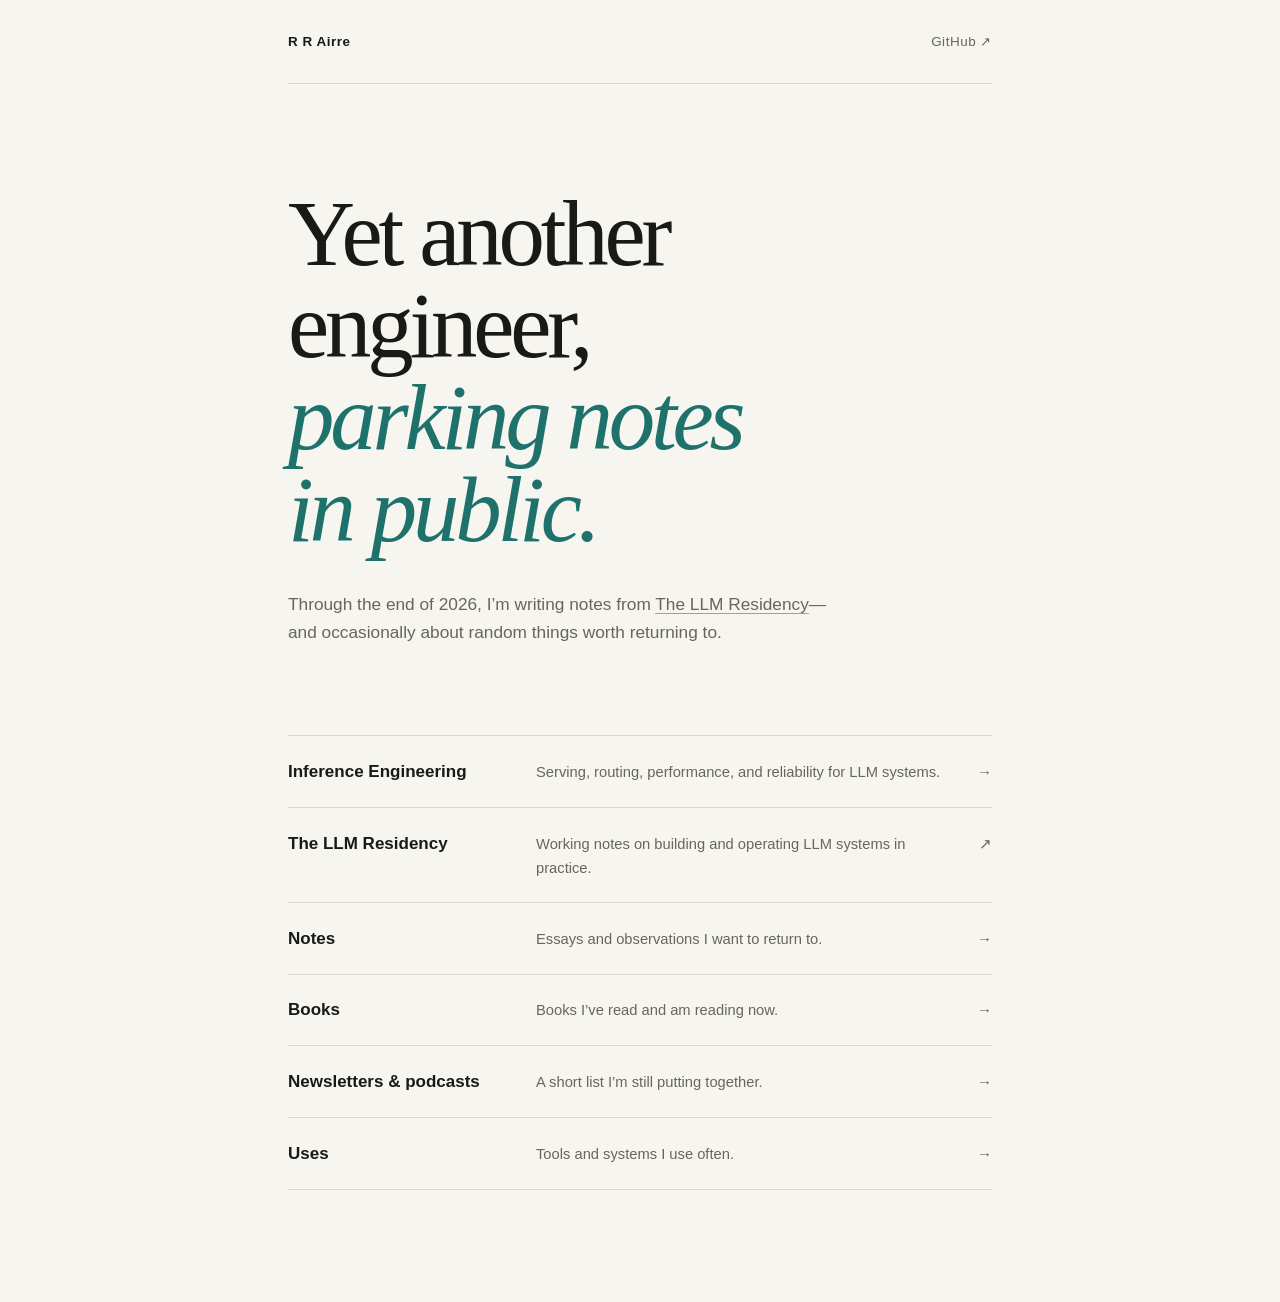
<file: index.html>
<!doctype html>
<html lang="en">
<head>
  <meta charset="utf-8">
  <meta name="viewport" content="width=device-width, initial-scale=1">
  <meta name="description" content="R R Airre parks notes about LLM systems, engineering, books, and tools in public.">
  <meta name="theme-color" content="#f6f5f0">
  <title>R R Airre — Notes</title>
  <link rel="stylesheet" href="styles.css">
</head>
<body>
  <div class="site-shell">
    <header class="site-header">
      <a class="wordmark" href="index.html" aria-current="page">R R Airre</a>
      <a class="quiet-link" href="https://github.com/revanthreddy-hai" rel="me">GitHub <span aria-hidden="true">↗</span></a>
    </header>

    <main>
      <section class="hero" aria-labelledby="intro-title">
        <h1 id="intro-title">Yet another engineer, <em>parking notes in public.</em></h1>
        <p>Through the end of 2026, I’m writing notes from <a href="https://revanthreddy-hai.github.io/the-llm-residency/">The LLM Residency</a>—and occasionally about random things worth returning to.</p>
      </section>

      <nav class="directory" aria-label="Browse the site">
        <a class="directory-row" href="inference.html">
          <span class="directory-title">Inference Engineering</span>
          <span class="directory-description">Serving, routing, performance, and reliability for LLM systems.</span>
          <span class="directory-arrow" aria-hidden="true">→</span>
        </a>
        <a class="directory-row" href="https://revanthreddy-hai.github.io/the-llm-residency/">
          <span class="directory-title">The LLM Residency</span>
          <span class="directory-description">Working notes on building and operating LLM systems in practice.</span>
          <span class="directory-arrow" aria-hidden="true">↗</span>
        </a>
        <a class="directory-row" href="notes.html">
          <span class="directory-title">Notes</span>
          <span class="directory-description">Essays and observations I want to return to.</span>
          <span class="directory-arrow" aria-hidden="true">→</span>
        </a>
        <a class="directory-row" href="books.html">
          <span class="directory-title">Books</span>
          <span class="directory-description">Books I’ve read and am reading now.</span>
          <span class="directory-arrow" aria-hidden="true">→</span>
        </a>
        <a class="directory-row" href="listening.html">
          <span class="directory-title">Newsletters &amp; podcasts</span>
          <span class="directory-description">A short list I’m still putting together.</span>
          <span class="directory-arrow" aria-hidden="true">→</span>
        </a>
        <a class="directory-row" href="uses.html">
          <span class="directory-title">Uses</span>
          <span class="directory-description">Tools and systems I use often.</span>
          <span class="directory-arrow" aria-hidden="true">→</span>
        </a>
      </nav>
    </main>
  </div>
</body>
</html>
</file>
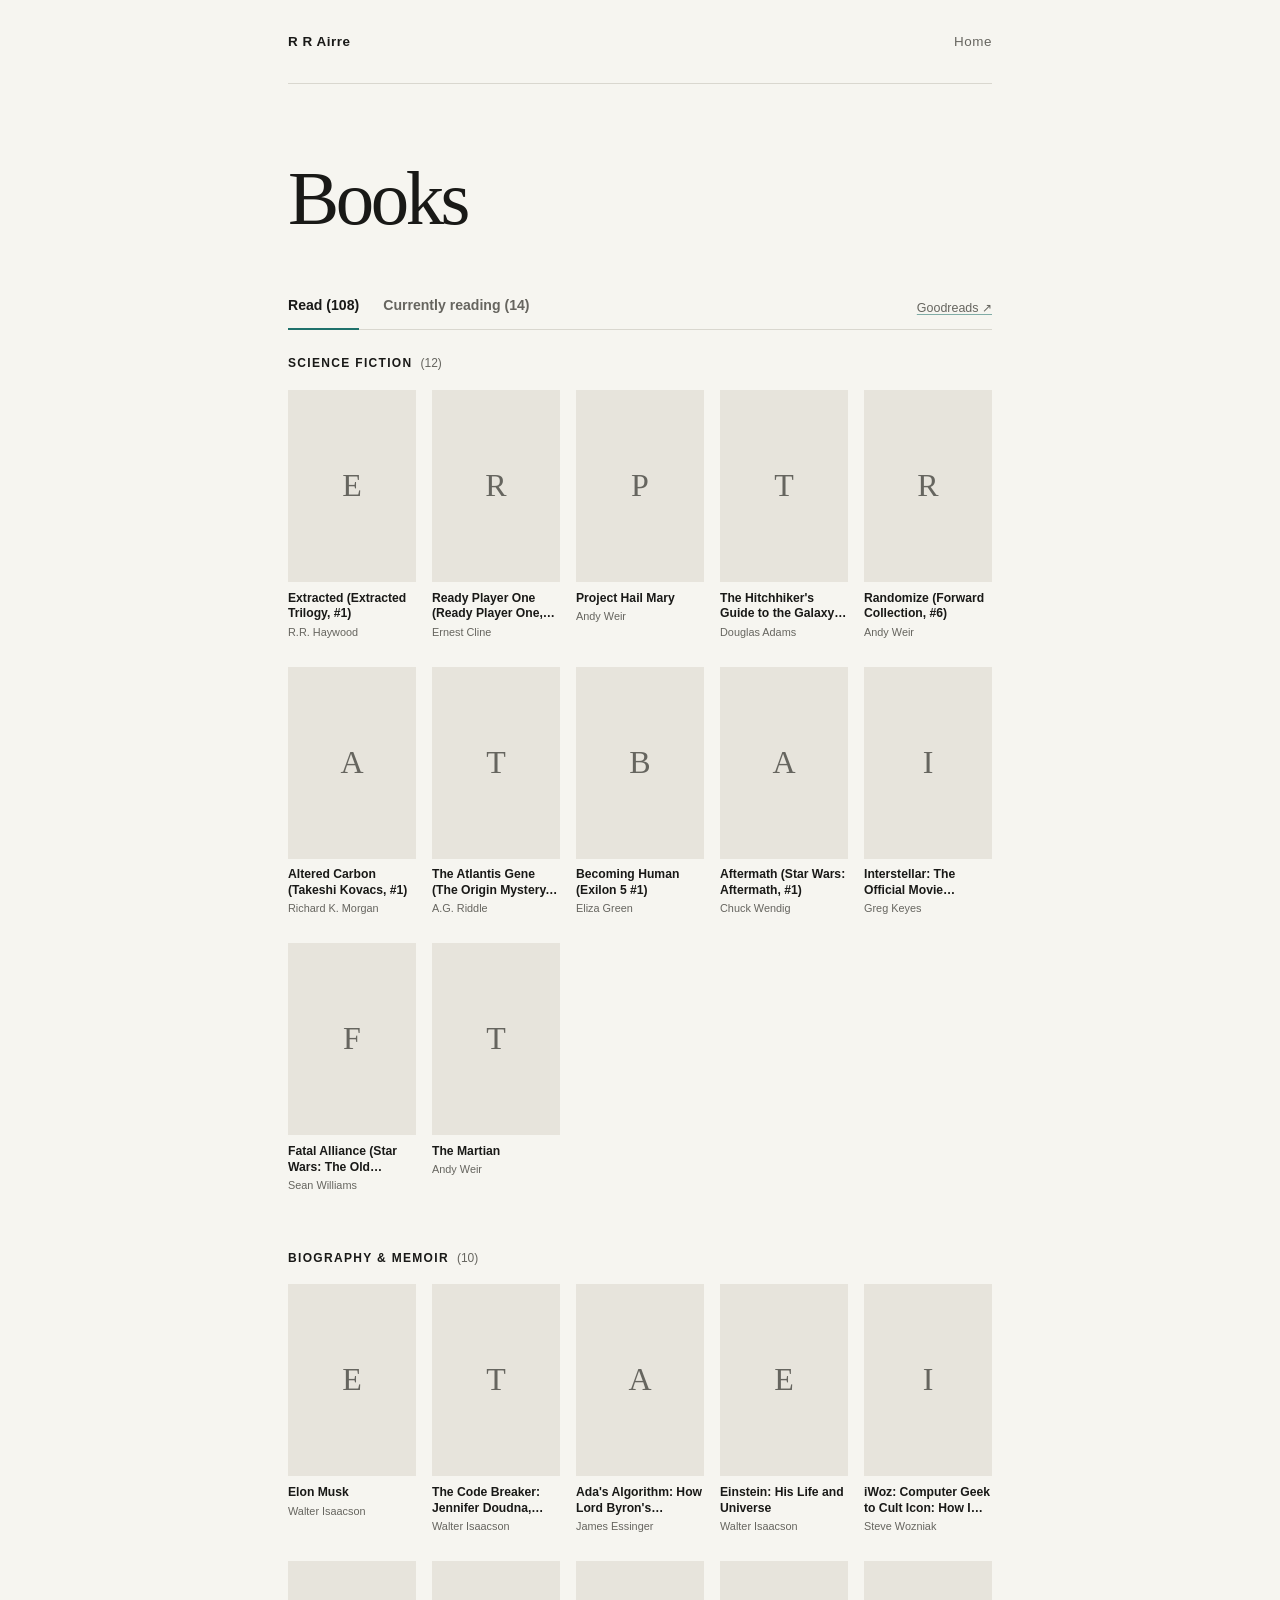
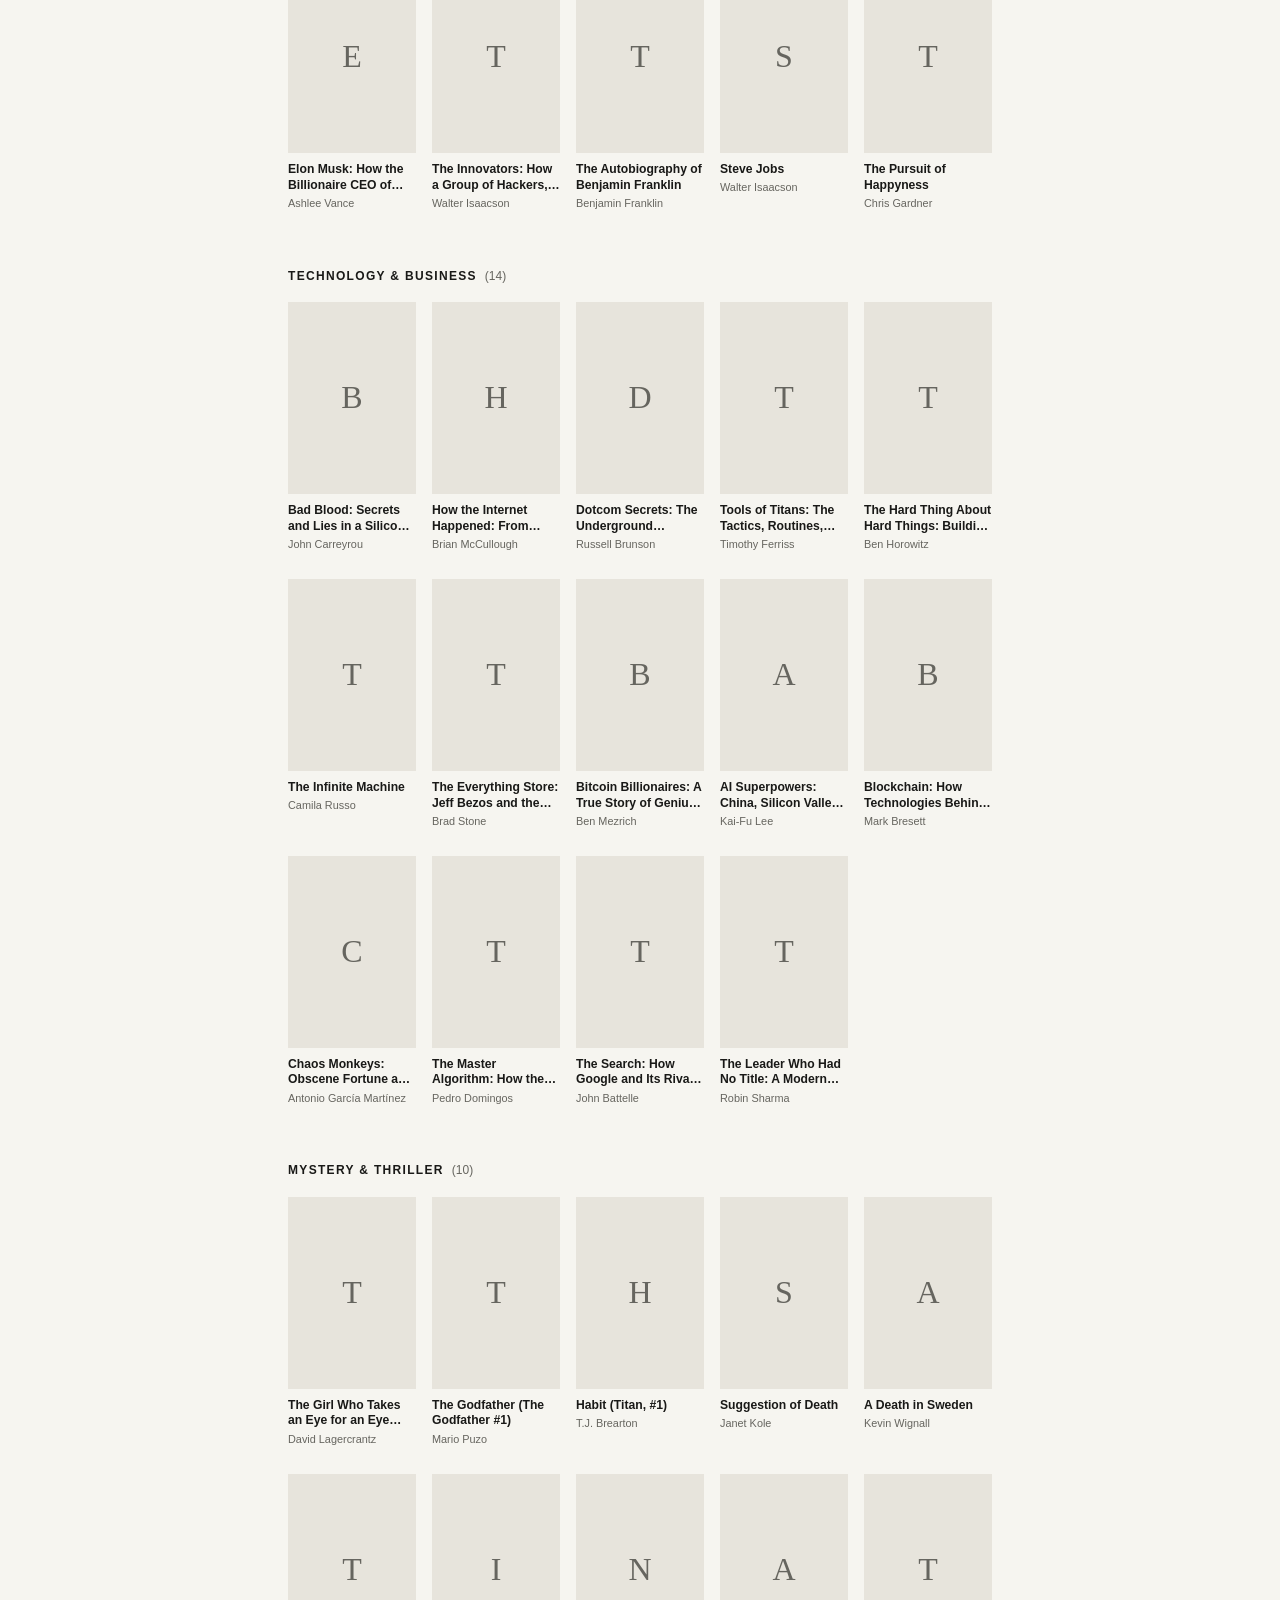
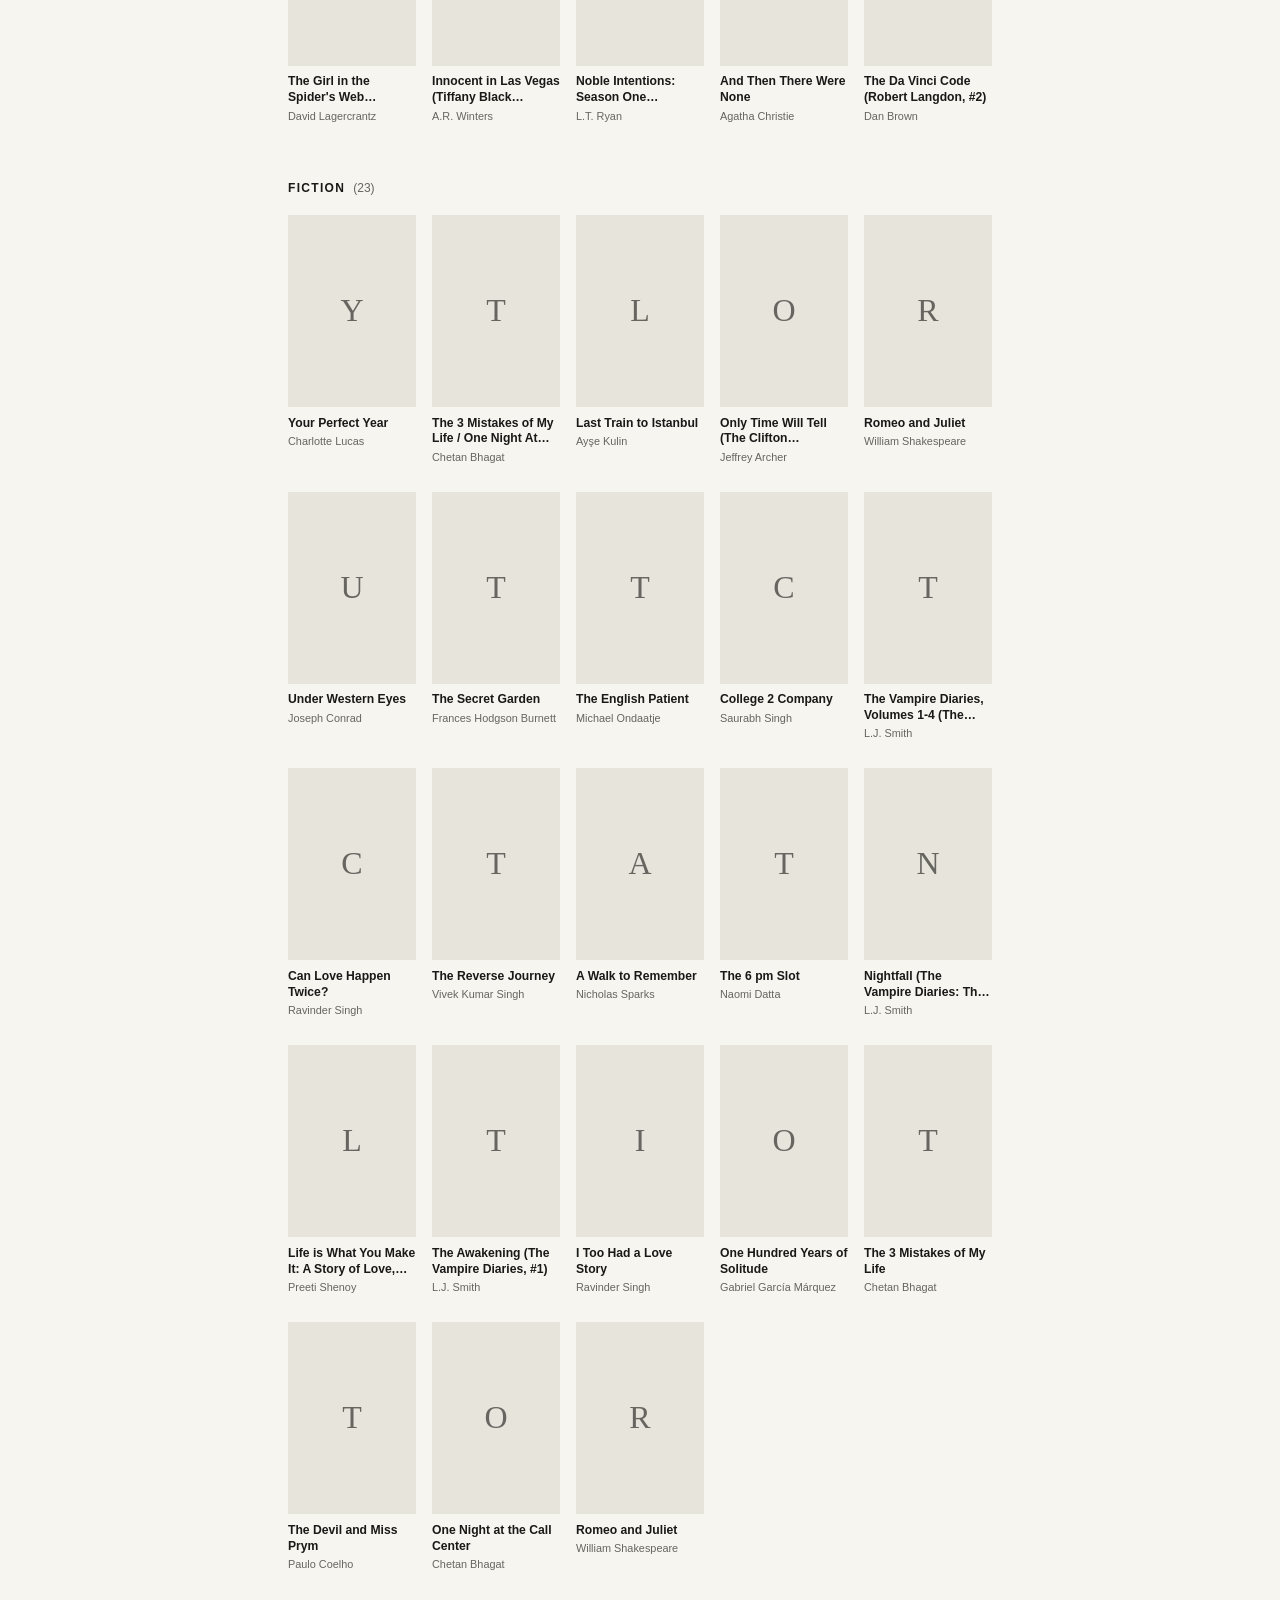
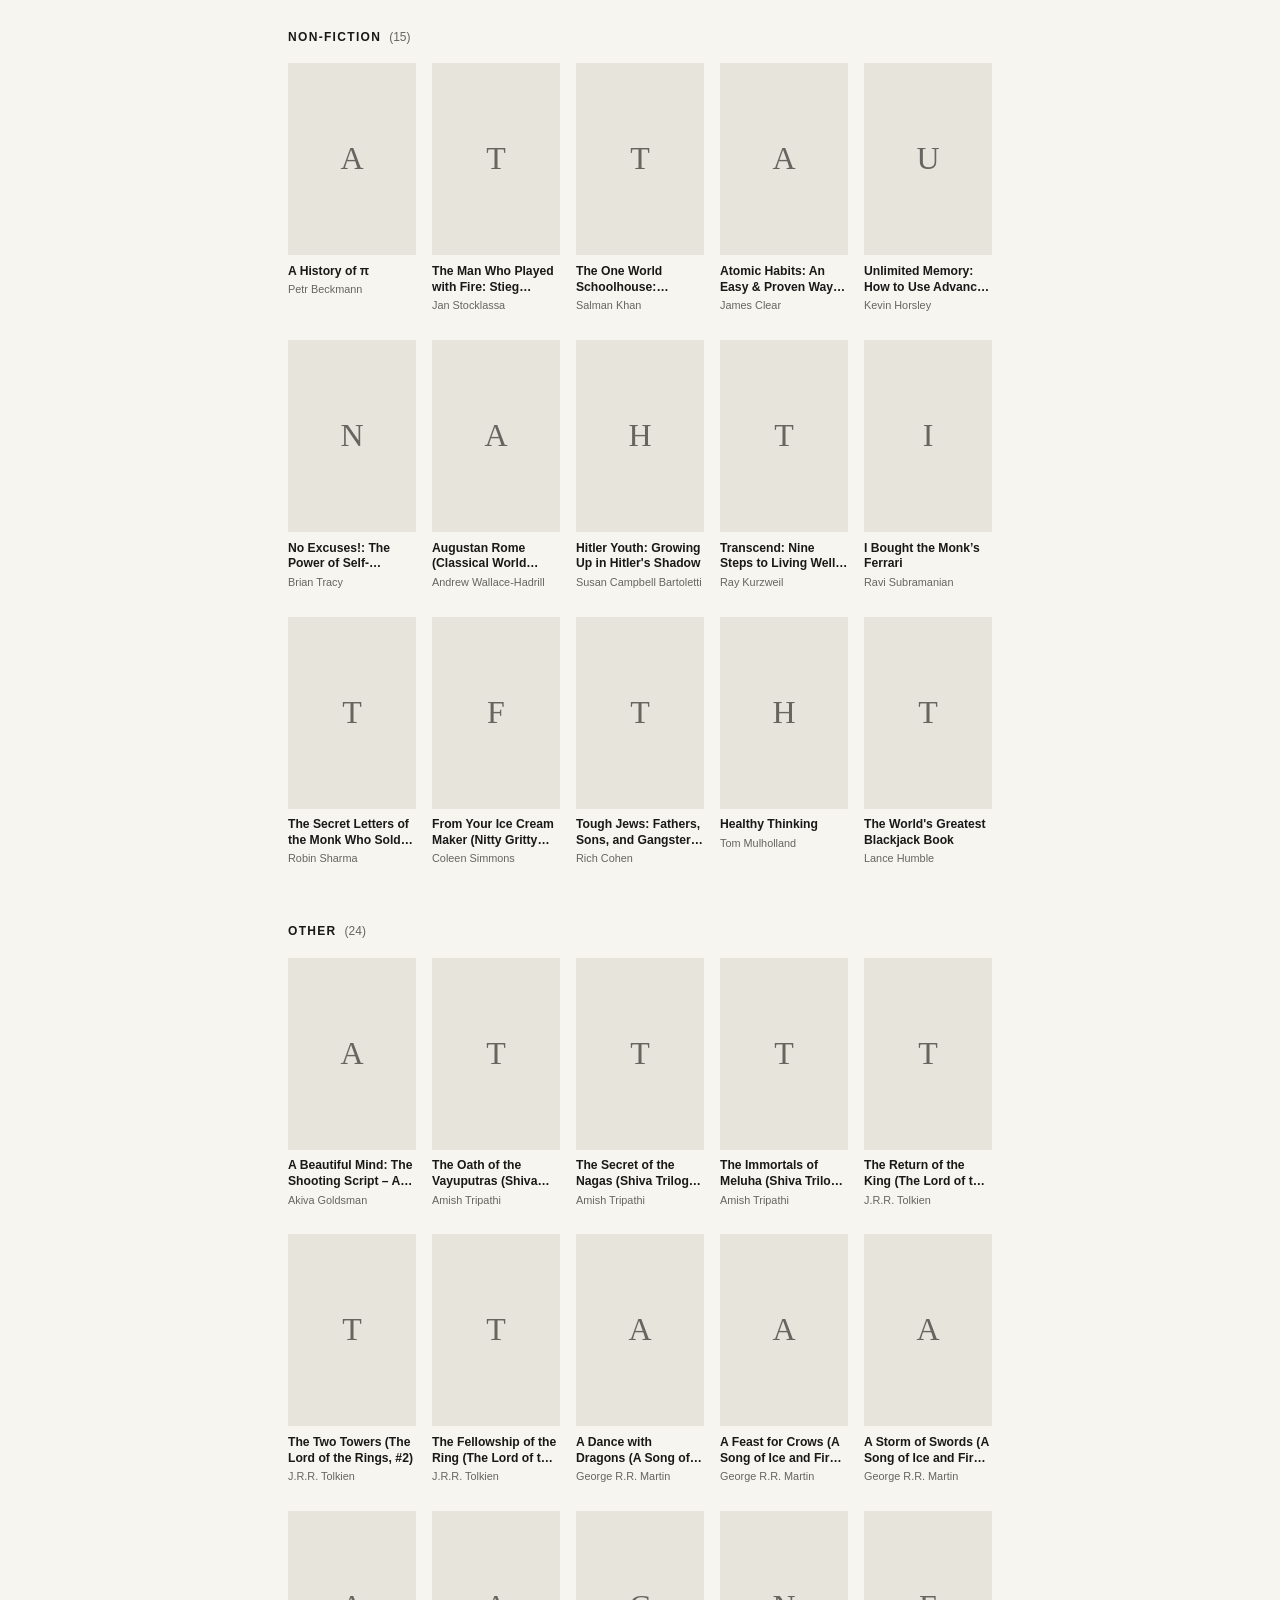
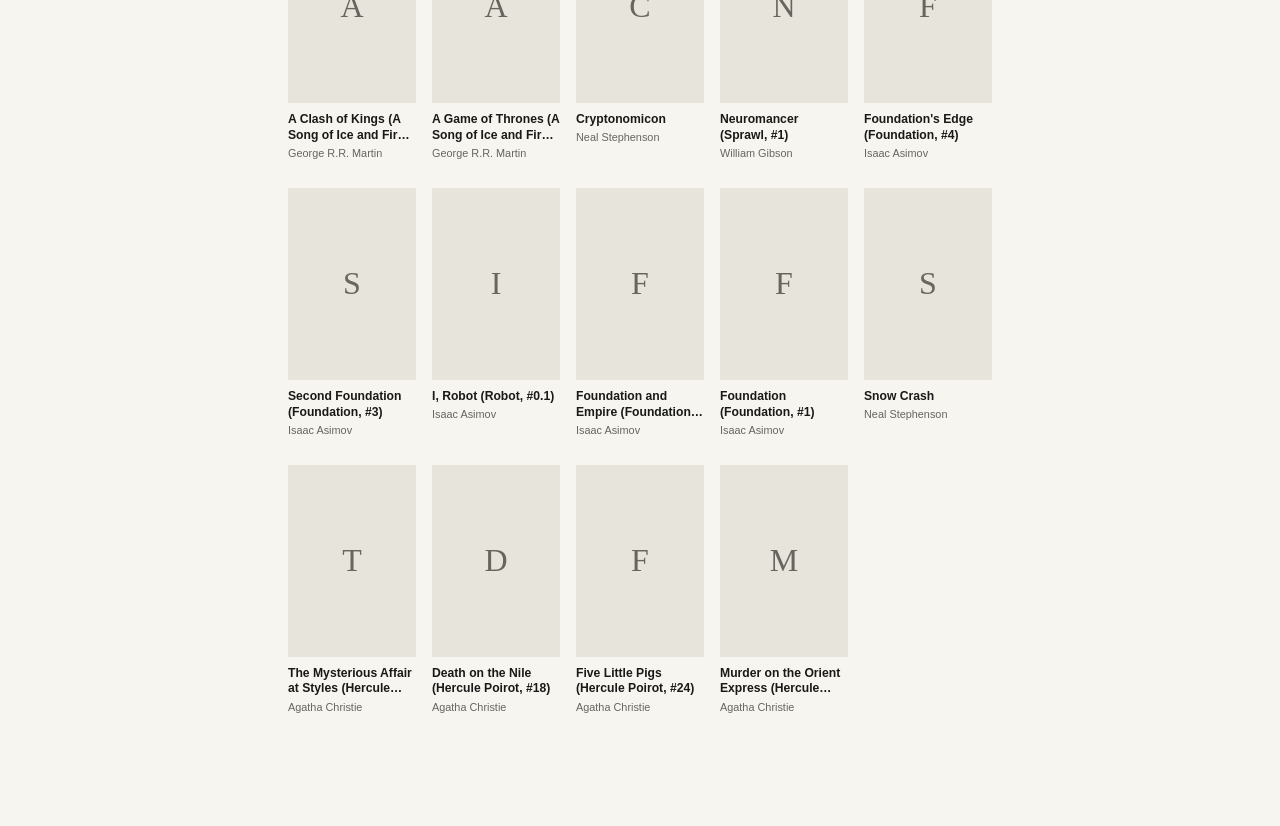
<file: books.html>
<!doctype html>
<html lang="en">
<head>
  <meta charset="utf-8">
  <meta name="viewport" content="width=device-width, initial-scale=1">
  <meta name="description" content="Books R R Airre has read and is currently reading.">
  <meta name="theme-color" content="#f6f5f0">
  <title>Books — R R Airre</title>
  <link rel="stylesheet" href="styles.css">
  <script src="assets/books.js" defer></script>
</head>
<body>
  <div class="site-shell">
    <header class="site-header">
      <a class="wordmark" href="index.html">R R Airre</a>
      <a class="quiet-link" href="index.html">Home</a>
    </header>

    <main class="page books-page">
      <h1>Books</h1>

      <div class="shelf-toolbar">
        <div class="shelf-switcher" aria-label="Choose a bookshelf">
          <button class="shelf-tab" id="read-tab" type="button" aria-controls="read-panel" aria-pressed="true" data-shelf="read">
            Read <span id="read-count"></span>
          </button>
          <button class="shelf-tab" id="current-tab" type="button" aria-controls="current-panel" aria-pressed="false" data-shelf="current">
            Currently reading <span id="current-count"></span>
          </button>
        </div>
        <p class="source-note" id="books-source"><a href="https://www.goodreads.com/user/show/40542943-revan">Goodreads ↗</a></p>
      </div>

      <section class="shelf-panel" id="read-panel" aria-labelledby="read-tab">
        <h2 class="visually-hidden">Read books</h2>
        <p class="shelf-message" id="read-message" aria-live="polite">Loading books…</p>
        <div class="shelf-groups" id="read-shelf" hidden></div>
      </section>

      <section class="shelf-panel" id="current-panel" aria-labelledby="current-tab" hidden>
        <h2 class="visually-hidden">Currently reading books</h2>
        <p class="shelf-message" id="current-message" aria-live="polite">Loading books…</p>
        <ul class="cover-grid" id="current-shelf" hidden></ul>
      </section>

      <noscript><p class="shelf-message">JavaScript is needed to display the Goodreads shelves.</p></noscript>
    </main>
  </div>
</body>
</html>
</file>
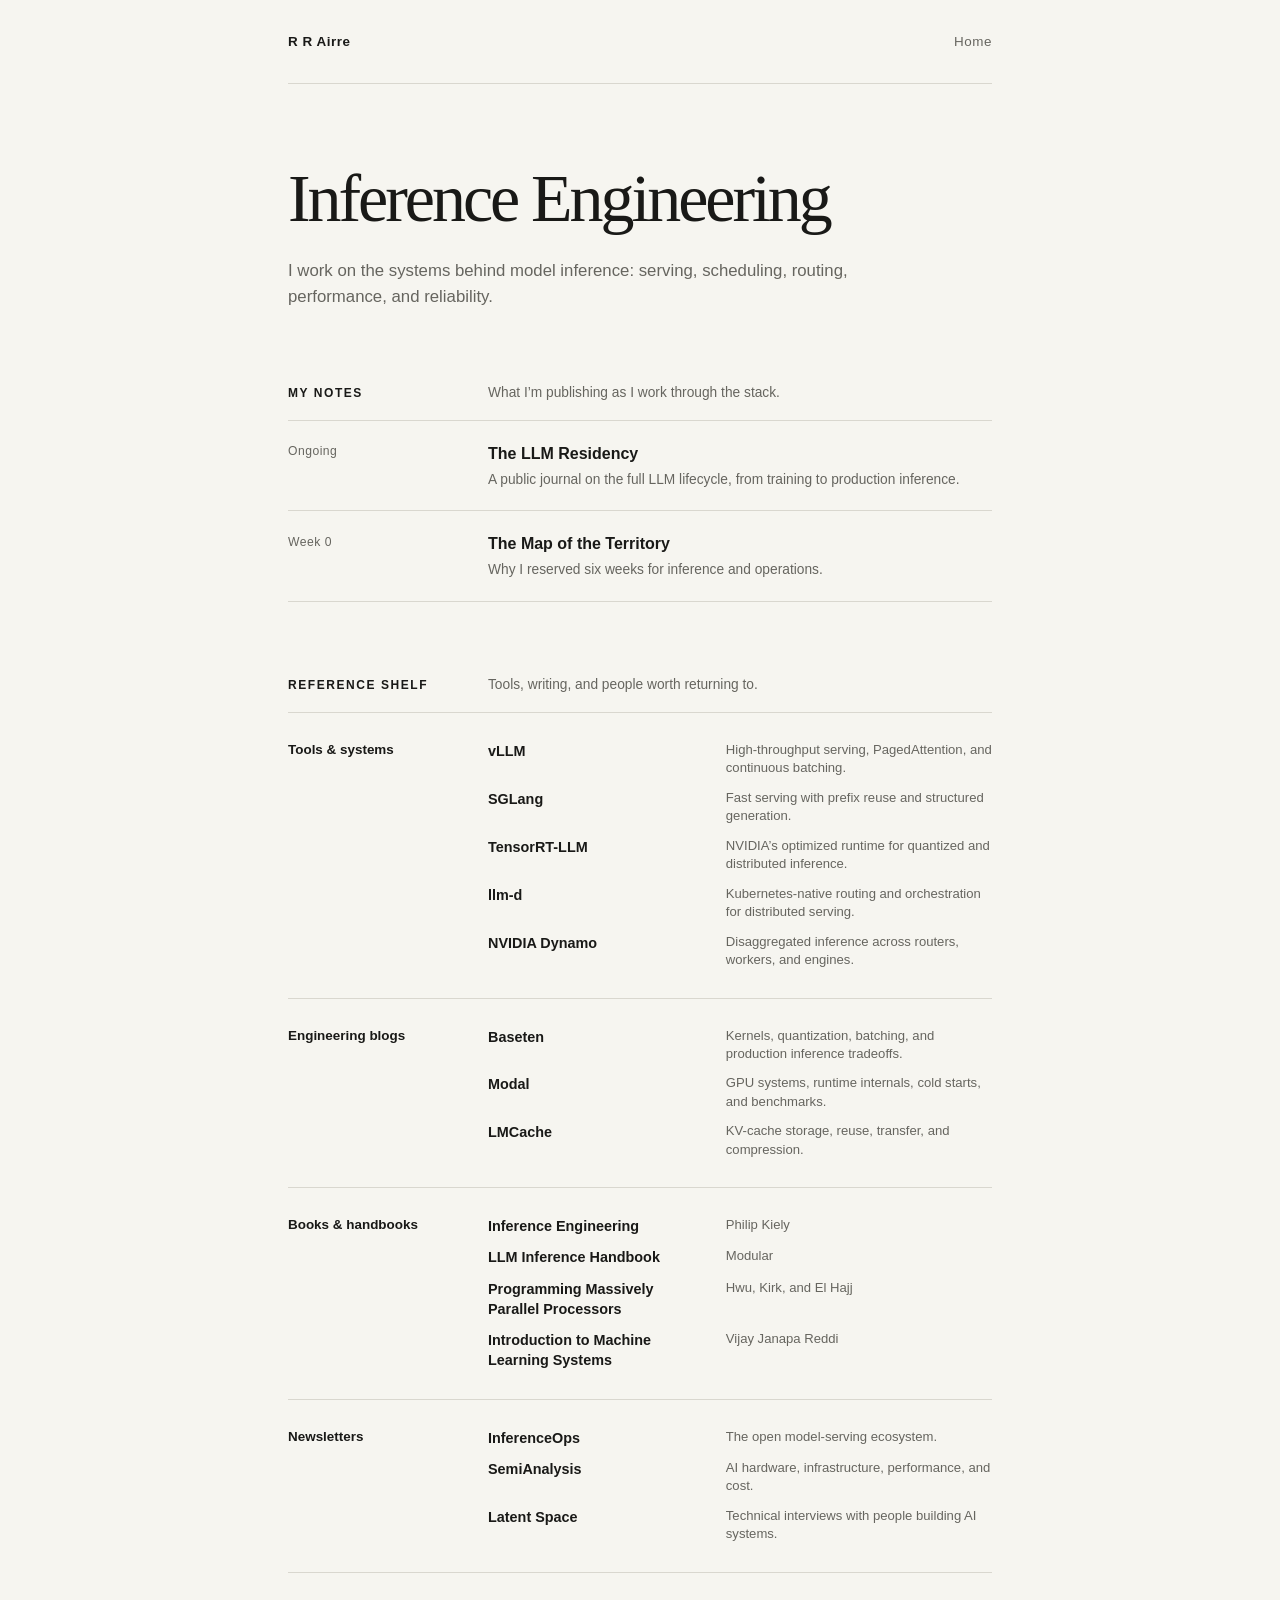
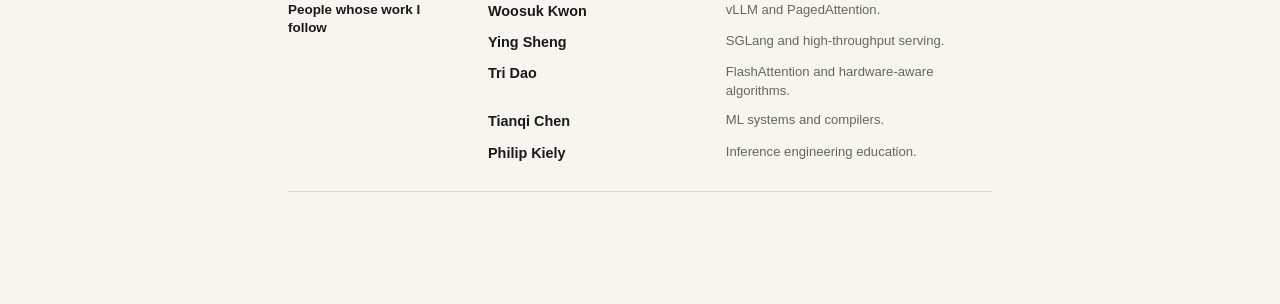
<file: inference.html>
<!doctype html>
<html lang="en">
<head>
  <meta charset="utf-8">
  <meta name="viewport" content="width=device-width, initial-scale=1">
  <meta name="description" content="R R Airre’s notes and references on inference engineering.">
  <meta name="theme-color" content="#f6f5f0">
  <title>Inference Engineering — R R Airre</title>
  <link rel="stylesheet" href="styles.css?v=4">
</head>
<body>
  <div class="site-shell">
    <header class="site-header">
      <a class="wordmark" href="index.html">R R Airre</a>
      <a class="quiet-link" href="index.html">Home</a>
    </header>

    <main class="page inference-page">
      <h1>Inference Engineering</h1>
      <p class="lede">I work on the systems behind model inference: serving, scheduling, routing, performance, and reliability.</p>

      <section class="inference-notes" aria-labelledby="notes-heading">
        <div class="inference-section-head">
          <h2 class="section-heading" id="notes-heading">My notes</h2>
          <p>What I’m publishing as I work through the stack.</p>
        </div>
        <ul class="inference-note-list">
          <li>
            <a class="inference-note" href="https://revanthreddy-hai.github.io/the-llm-residency/">
              <span class="inference-note-meta">Ongoing</span>
              <span>
                <strong>The LLM Residency</strong>
                <small>A public journal on the full LLM lifecycle, from training to production inference.</small>
              </span>
            </a>
          </li>
          <li>
            <a class="inference-note" href="https://revanthreddy-hai.github.io/the-llm-residency/week00a.html">
              <span class="inference-note-meta">Week 0</span>
              <span>
                <strong>The Map of the Territory</strong>
                <small>Why I reserved six weeks for inference and operations.</small>
              </span>
            </a>
          </li>
        </ul>
      </section>

      <section class="inference-references" aria-labelledby="references-heading">
        <div class="inference-section-head">
          <h2 class="section-heading" id="references-heading">Reference shelf</h2>
          <p>Tools, writing, and people worth returning to.</p>
        </div>

        <div class="reference-groups">
          <div class="reference-group">
            <h3>Tools &amp; systems</h3>
            <ul class="reference-list">
              <li><a class="reference-link" href="https://vllm.ai/"><span class="reference-title">vLLM</span><span class="reference-detail">High-throughput serving, PagedAttention, and continuous batching.</span></a></li>
              <li><a class="reference-link" href="https://docs.sglang.io/"><span class="reference-title">SGLang</span><span class="reference-detail">Fast serving with prefix reuse and structured generation.</span></a></li>
              <li><a class="reference-link" href="https://nvidia.github.io/TensorRT-LLM/"><span class="reference-title">TensorRT-LLM</span><span class="reference-detail">NVIDIA’s optimized runtime for quantized and distributed inference.</span></a></li>
              <li><a class="reference-link" href="https://llm-d.ai/"><span class="reference-title">llm-d</span><span class="reference-detail">Kubernetes-native routing and orchestration for distributed serving.</span></a></li>
              <li><a class="reference-link" href="https://docs.nvidia.com/dynamo/latest/"><span class="reference-title">NVIDIA Dynamo</span><span class="reference-detail">Disaggregated inference across routers, workers, and engines.</span></a></li>
            </ul>
          </div>

          <div class="reference-group">
            <h3>Engineering blogs</h3>
            <ul class="reference-list">
              <li><a class="reference-link" href="https://www.baseten.co/blog/category/model-performance/"><span class="reference-title">Baseten</span><span class="reference-detail">Kernels, quantization, batching, and production inference tradeoffs.</span></a></li>
              <li><a class="reference-link" href="https://modal.com/blog"><span class="reference-title">Modal</span><span class="reference-detail">GPU systems, runtime internals, cold starts, and benchmarks.</span></a></li>
              <li><a class="reference-link" href="https://blog.lmcache.ai/en/"><span class="reference-title">LMCache</span><span class="reference-detail">KV-cache storage, reuse, transfer, and compression.</span></a></li>
            </ul>
          </div>

          <div class="reference-group">
            <h3>Books &amp; handbooks</h3>
            <ul class="reference-list">
              <li><a class="reference-link" href="https://www.baseten.co/inference-engineering/"><span class="reference-title">Inference Engineering</span><span class="reference-detail">Philip Kiely</span></a></li>
              <li><a class="reference-link" href="https://handbook.modular.com/"><span class="reference-title">LLM Inference Handbook</span><span class="reference-detail">Modular</span></a></li>
              <li><a class="reference-link" href="https://shop.elsevier.com/books/programming-massively-parallel-processors/hwu/978-0-443-43900-1"><span class="reference-title">Programming Massively Parallel Processors</span><span class="reference-detail">Hwu, Kirk, and El Hajj</span></a></li>
              <li><a class="reference-link" href="https://mlsysbook.ai/vol1/index.html"><span class="reference-title">Introduction to Machine Learning Systems</span><span class="reference-detail">Vijay Janapa Reddi</span></a></li>
            </ul>
          </div>

          <div class="reference-group">
            <h3>Newsletters</h3>
            <ul class="reference-list">
              <li><a class="reference-link" href="https://inferenceops.substack.com/"><span class="reference-title">InferenceOps</span><span class="reference-detail">The open model-serving ecosystem.</span></a></li>
              <li><a class="reference-link" href="https://newsletter.semianalysis.com/"><span class="reference-title">SemiAnalysis</span><span class="reference-detail">AI hardware, infrastructure, performance, and cost.</span></a></li>
              <li><a class="reference-link" href="https://www.latent.space/"><span class="reference-title">Latent Space</span><span class="reference-detail">Technical interviews with people building AI systems.</span></a></li>
            </ul>
          </div>

          <div class="reference-group">
            <h3>People whose work I follow</h3>
            <ul class="reference-list">
              <li><a class="reference-link" href="https://woosuk.me/"><span class="reference-title">Woosuk Kwon</span><span class="reference-detail">vLLM and PagedAttention.</span></a></li>
              <li><a class="reference-link" href="https://github.com/Ying1123"><span class="reference-title">Ying Sheng</span><span class="reference-detail">SGLang and high-throughput serving.</span></a></li>
              <li><a class="reference-link" href="https://tridao.me/"><span class="reference-title">Tri Dao</span><span class="reference-detail">FlashAttention and hardware-aware algorithms.</span></a></li>
              <li><a class="reference-link" href="https://tqchen.com/"><span class="reference-title">Tianqi Chen</span><span class="reference-detail">ML systems and compilers.</span></a></li>
              <li><a class="reference-link" href="https://philipkiely.com/"><span class="reference-title">Philip Kiely</span><span class="reference-detail">Inference engineering education.</span></a></li>
            </ul>
          </div>
        </div>
      </section>
    </main>
  </div>
</body>
</html>
</file>
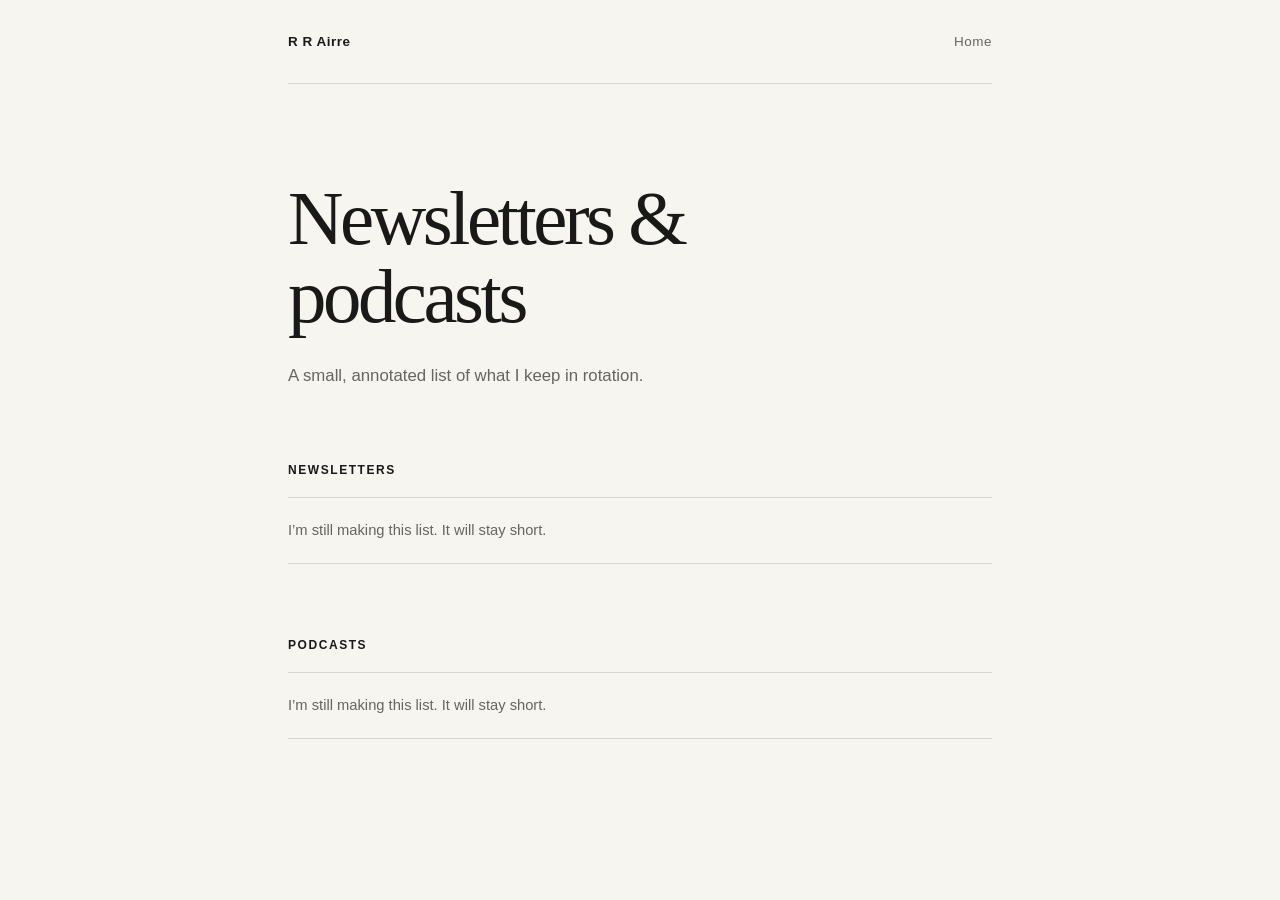
<file: listening.html>
<!doctype html>
<html lang="en">
<head>
  <meta charset="utf-8">
  <meta name="viewport" content="width=device-width, initial-scale=1">
  <meta name="description" content="Newsletters and podcasts R R Airre returns to.">
  <meta name="theme-color" content="#f6f5f0">
  <title>Newsletters &amp; podcasts — R R Airre</title>
  <link rel="stylesheet" href="styles.css">
</head>
<body>
  <div class="site-shell">
    <header class="site-header">
      <a class="wordmark" href="index.html">R R Airre</a>
      <a class="quiet-link" href="index.html">Home</a>
    </header>

    <main class="page">
      <h1>Newsletters &amp; podcasts</h1>
      <p class="lede">A small, annotated list of what I keep in rotation.</p>

      <section class="content-section" aria-labelledby="newsletters-heading">
        <h2 class="section-heading" id="newsletters-heading">Newsletters</h2>
        <p class="empty-state">I’m still making this list. It will stay short.</p>
      </section>

      <section class="content-section" aria-labelledby="podcasts-heading">
        <h2 class="section-heading" id="podcasts-heading">Podcasts</h2>
        <p class="empty-state">I’m still making this list. It will stay short.</p>
      </section>
    </main>
  </div>
</body>
</html>
</file>
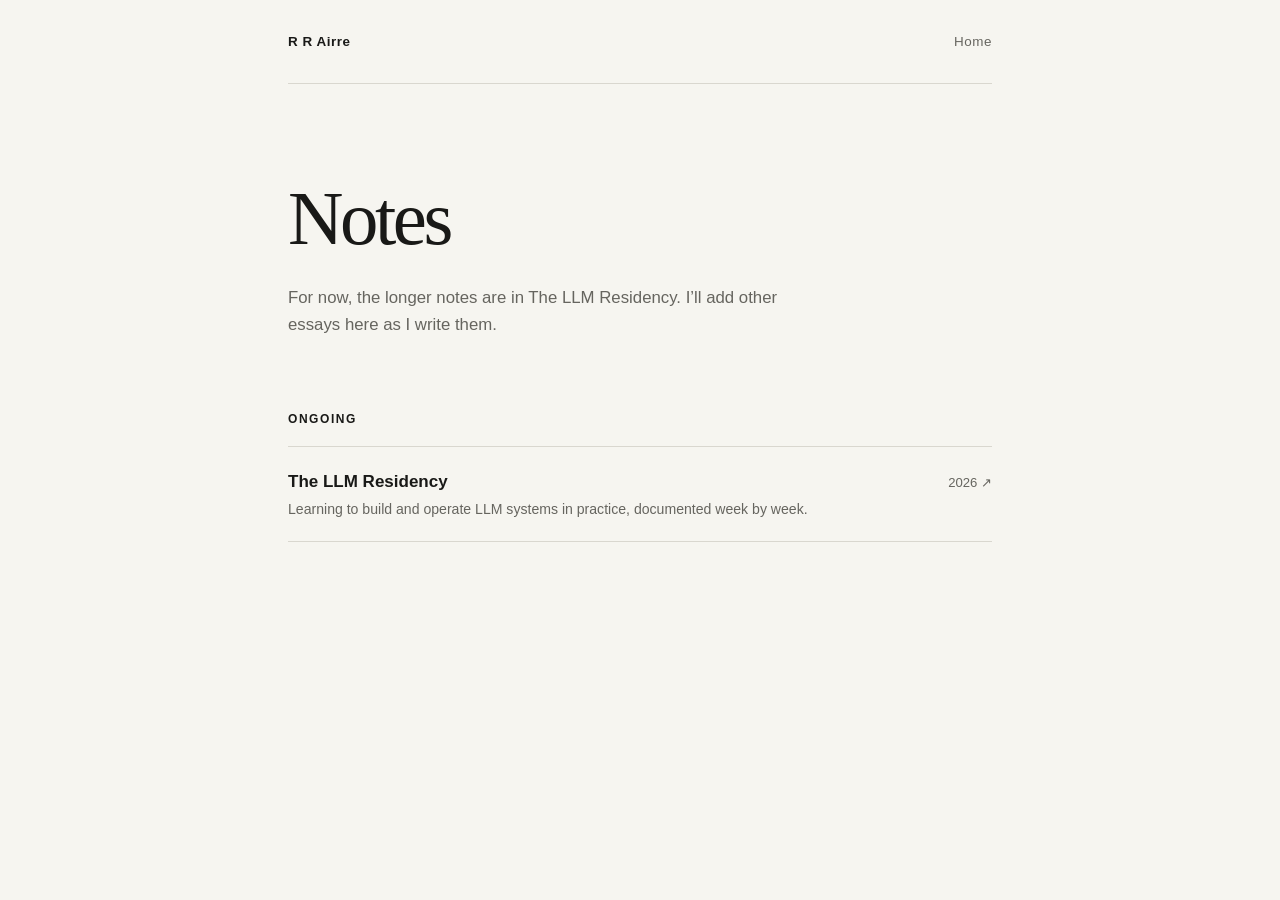
<file: notes.html>
<!doctype html>
<html lang="en">
<head>
  <meta charset="utf-8">
  <meta name="viewport" content="width=device-width, initial-scale=1">
  <meta name="description" content="Notes and essays by R R Airre.">
  <meta name="theme-color" content="#f6f5f0">
  <title>Notes — R R Airre</title>
  <link rel="stylesheet" href="styles.css">
</head>
<body>
  <div class="site-shell">
    <header class="site-header">
      <a class="wordmark" href="index.html">R R Airre</a>
      <a class="quiet-link" href="index.html">Home</a>
    </header>

    <main class="page">
      <h1>Notes</h1>
      <p class="lede">For now, the longer notes are in The LLM Residency. I’ll add other essays here as I write them.</p>

      <section class="content-section" aria-labelledby="ongoing-heading">
        <h2 class="section-heading" id="ongoing-heading">Ongoing</h2>
        <ul class="entry-list">
          <li>
            <a class="entry" href="https://revanthreddy-hai.github.io/the-llm-residency/">
              <span>
                <strong>The LLM Residency</strong>
                <small>Learning to build and operate LLM systems in practice, documented week by week.</small>
              </span>
              <span class="entry-meta">2026 ↗</span>
            </a>
          </li>
        </ul>
      </section>
    </main>
  </div>
</body>
</html>
</file>
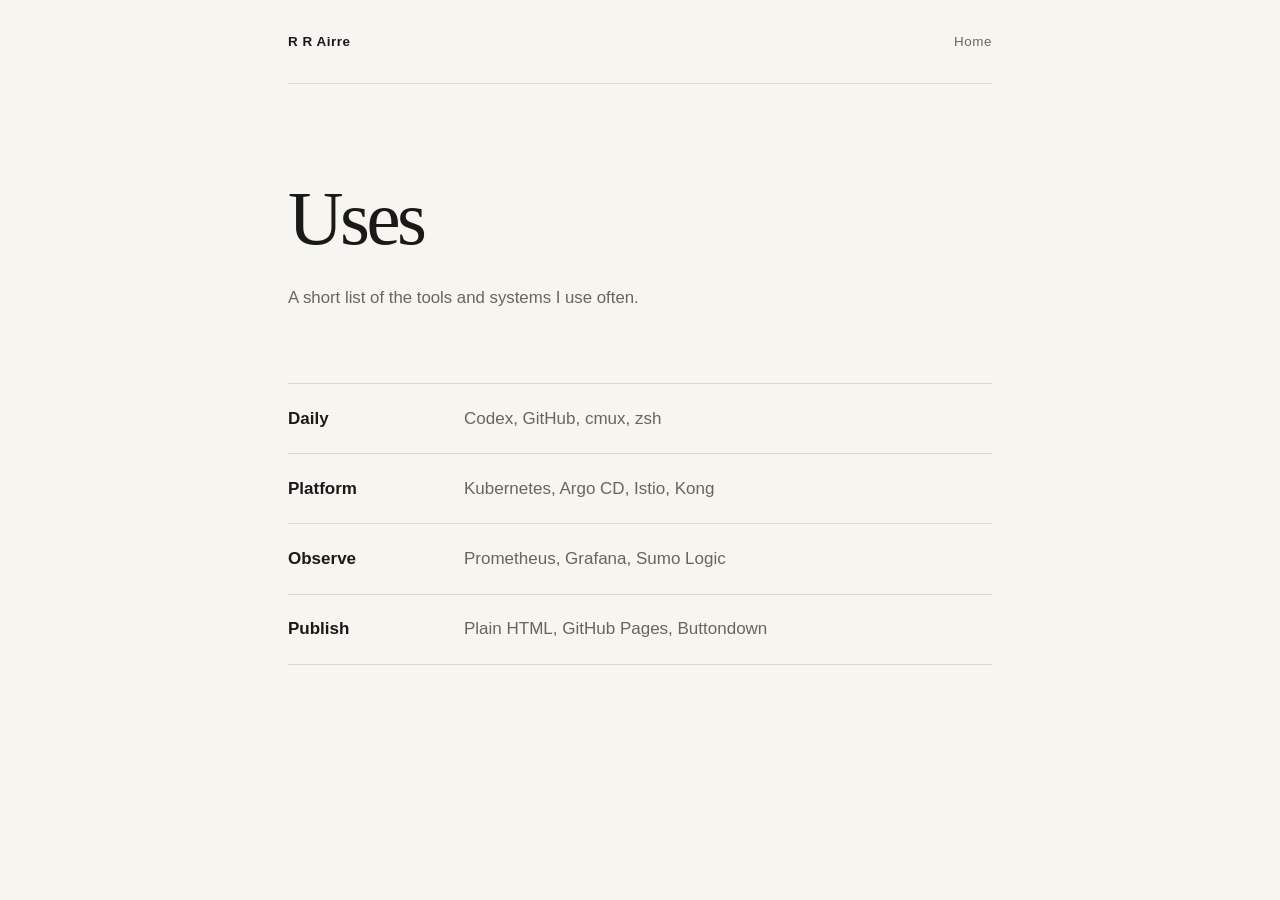
<file: uses.html>
<!doctype html>
<html lang="en">
<head>
  <meta charset="utf-8">
  <meta name="viewport" content="width=device-width, initial-scale=1">
  <meta name="description" content="Tools and systems R R Airre uses often.">
  <meta name="theme-color" content="#f6f5f0">
  <title>Uses — R R Airre</title>
  <link rel="stylesheet" href="styles.css">
</head>
<body>
  <div class="site-shell">
    <header class="site-header">
      <a class="wordmark" href="index.html">R R Airre</a>
      <a class="quiet-link" href="index.html">Home</a>
    </header>

    <main class="page">
      <h1>Uses</h1>
      <p class="lede">A short list of the tools and systems I use often.</p>

      <dl class="uses-list">
        <div>
          <dt>Daily</dt>
          <dd>Codex, GitHub, cmux, zsh</dd>
        </div>
        <div>
          <dt>Platform</dt>
          <dd>Kubernetes, Argo CD, Istio, Kong</dd>
        </div>
        <div>
          <dt>Observe</dt>
          <dd>Prometheus, Grafana, Sumo Logic</dd>
        </div>
        <div>
          <dt>Publish</dt>
          <dd>Plain HTML, GitHub Pages, Buttondown</dd>
        </div>
      </dl>
    </main>
  </div>
</body>
</html>
</file>
<file: styles.css>
:root {
  --paper: #f6f5f0;
  --ink: #191917;
  --muted: #66655f;
  --line: #d9d7cf;
  --accent: #1f716b;
  --measure: 44rem;
}

* {
  box-sizing: border-box;
}

html {
  color-scheme: light;
  background: var(--paper);
}

body {
  margin: 0;
  min-height: 100vh;
  color: var(--ink);
  background: var(--paper);
  font-family: -apple-system, BlinkMacSystemFont, "Segoe UI", sans-serif;
  font-size: 17px;
  line-height: 1.62;
  text-rendering: optimizeLegibility;
}

a {
  color: inherit;
  text-decoration-color: color-mix(in srgb, var(--accent) 55%, transparent);
  text-decoration-thickness: 1px;
  text-underline-offset: 0.18em;
}

a:hover {
  color: var(--accent);
  text-decoration-color: currentColor;
}

a:focus-visible {
  outline: 2px solid var(--accent);
  outline-offset: 5px;
}

.site-shell {
  width: min(calc(100% - 3rem), var(--measure));
  margin: 0 auto;
  padding-bottom: 7rem;
}

.site-header {
  display: flex;
  align-items: center;
  justify-content: space-between;
  min-height: 5.25rem;
  border-bottom: 1px solid var(--line);
  font-size: 0.84rem;
  letter-spacing: 0.04em;
}

.wordmark {
  font-weight: 650;
  text-decoration: none;
}

.quiet-link {
  color: var(--muted);
  text-decoration: none;
}

.hero {
  padding: 6.5rem 0 5.5rem;
}

.hero h1,
.page h1 {
  margin: 0;
  font-family: Georgia, "Times New Roman", serif;
  font-weight: 400;
  letter-spacing: -0.045em;
}

.hero h1 {
  max-width: 11.5ch;
  font-size: clamp(3.4rem, 9vw, 5.8rem);
  line-height: 0.99;
}

.hero h1 em {
  color: var(--accent);
  font-weight: inherit;
}

.hero p {
  max-width: 34rem;
  margin: 2.25rem 0 0;
  color: var(--muted);
  font-size: 1.08rem;
}

.directory {
  display: block;
  border-top: 1px solid var(--line);
}

.directory-row {
  display: grid;
  grid-template-columns: minmax(10rem, 14rem) 1fr auto;
  gap: 1.5rem;
  align-items: baseline;
  padding: 1.35rem 0;
  border-bottom: 1px solid var(--line);
  text-decoration: none;
}

.directory-row:hover .directory-title {
  text-decoration: underline;
  text-decoration-thickness: 1px;
  text-underline-offset: 0.22em;
}

.directory-title {
  font-weight: 650;
}

.directory-description,
.directory-arrow {
  color: var(--muted);
  font-size: 0.92rem;
}

.directory-row:hover .directory-arrow {
  color: var(--accent);
}

.page {
  padding-top: 6rem;
}

.page h1 {
  max-width: 13ch;
  font-size: clamp(3.2rem, 8vw, 4.8rem);
  line-height: 1.02;
}

.lede {
  max-width: 34rem;
  margin: 1.6rem 0 0;
  color: var(--muted);
  font-size: 1.05rem;
}

.content-section {
  margin-top: 4.5rem;
}

.section-heading {
  margin: 0 0 1rem;
  font-size: 0.75rem;
  font-weight: 700;
  letter-spacing: 0.13em;
  text-transform: uppercase;
}

.entry-list {
  margin: 0;
  padding: 0;
  border-top: 1px solid var(--line);
  list-style: none;
}

.entry-list li {
  border-bottom: 1px solid var(--line);
}

.entry {
  display: flex;
  gap: 2rem;
  align-items: baseline;
  justify-content: space-between;
  padding: 1.3rem 0;
  text-decoration: none;
}

.entry strong {
  display: block;
  font-weight: 650;
}

.entry small {
  display: block;
  max-width: 34rem;
  margin-top: 0.25rem;
  color: var(--muted);
  font-size: 0.88rem;
  line-height: 1.5;
}

.entry-meta {
  flex: 0 0 auto;
  color: var(--muted);
  font-size: 0.82rem;
}

.inference-page {
  padding-top: 5rem;
}

.inference-page h1 {
  max-width: none;
  font-size: clamp(3rem, 7vw, 4.25rem);
  line-height: 1;
}

.inference-page .lede {
  max-width: 40rem;
  line-height: 1.55;
}

.inference-notes,
.inference-references {
  margin-top: 4.5rem;
}

.inference-section-head {
  display: grid;
  grid-template-columns: 10.5rem minmax(0, 1fr);
  gap: 2rem;
  align-items: baseline;
  margin-bottom: 1rem;
}

.inference-section-head .section-heading,
.inference-section-head p {
  margin: 0;
}

.inference-section-head p {
  color: var(--muted);
  font-size: 0.86rem;
}

.inference-note-list,
.reference-list {
  margin: 0;
  padding: 0;
  list-style: none;
}

.inference-note-list {
  border-top: 1px solid var(--line);
}

.inference-note-list li {
  border-bottom: 1px solid var(--line);
}

.inference-note {
  display: grid;
  grid-template-columns: 10.5rem minmax(0, 1fr);
  gap: 2rem;
  padding: 1.25rem 0;
  text-decoration: none;
}

.inference-note-meta {
  padding-top: 0.08rem;
  color: var(--muted);
  font-size: 0.76rem;
  letter-spacing: 0.04em;
}

.inference-note strong,
.inference-note small {
  display: block;
}

.inference-note strong {
  font-size: 1rem;
  font-weight: 650;
}

.inference-note small {
  margin-top: 0.18rem;
  color: var(--muted);
  font-size: 0.86rem;
  line-height: 1.5;
}

.inference-note:hover strong {
  color: var(--accent);
  text-decoration: underline;
  text-decoration-thickness: 1px;
  text-underline-offset: 0.18em;
}

.reference-groups {
  border-top: 1px solid var(--line);
}

.reference-group {
  display: grid;
  grid-template-columns: 10.5rem minmax(0, 1fr);
  gap: 2rem;
  padding: 1.4rem 0;
  border-bottom: 1px solid var(--line);
}

.reference-group h3 {
  margin: 0.35rem 0 0;
  font-size: 0.84rem;
  font-weight: 650;
  line-height: 1.4;
}

.reference-link {
  display: grid;
  grid-template-columns: minmax(11rem, 0.9fr) minmax(0, 1.1fr);
  gap: 1.25rem;
  padding: 0.35rem 0;
  line-height: 1.4;
  text-decoration: none;
}

.reference-title {
  min-width: 0;
  overflow-wrap: anywhere;
  font-size: 0.9rem;
  font-weight: 600;
}

.reference-detail {
  color: var(--muted);
  font-size: 0.82rem;
}

.reference-link:hover .reference-title {
  color: var(--accent);
  text-decoration: underline;
  text-decoration-thickness: 1px;
  text-underline-offset: 0.18em;
}

.empty-state {
  margin: 0;
  padding: 1.3rem 0;
  border-top: 1px solid var(--line);
  border-bottom: 1px solid var(--line);
  color: var(--muted);
  font-size: 0.92rem;
}

.source-note {
  margin: 3rem 0 0;
  color: var(--muted);
  font-size: 0.78rem;
}

.visually-hidden {
  position: absolute;
  width: 1px;
  height: 1px;
  padding: 0;
  margin: -1px;
  overflow: hidden;
  clip: rect(0, 0, 0, 0);
  white-space: nowrap;
  border: 0;
}

.books-page {
  padding-top: 4.75rem;
}

.shelf-toolbar {
  display: flex;
  gap: 2rem;
  align-items: flex-end;
  justify-content: space-between;
  margin-top: 2.75rem;
  border-bottom: 1px solid var(--line);
}

.shelf-switcher {
  display: flex;
  gap: 1.5rem;
}

.shelf-tab {
  appearance: none;
  margin: 0 0 -1px;
  padding: 0.75rem 0 0.7rem;
  color: var(--muted);
  background: transparent;
  border: 0;
  border-bottom: 2px solid transparent;
  font: inherit;
  font-size: 0.88rem;
  font-weight: 650;
  cursor: pointer;
}

.shelf-tab:hover,
.shelf-tab[aria-pressed="true"] {
  color: var(--ink);
}

.shelf-tab[aria-pressed="true"] {
  border-bottom-color: var(--accent);
}

.shelf-tab:focus-visible {
  outline: 2px solid var(--accent);
  outline-offset: 4px;
}

.books-page .source-note {
  margin: 0 0 0.72rem;
  white-space: nowrap;
}

.shelf-panel {
  padding-top: 1.5rem;
}

.shelf-message {
  margin: 0;
  padding: 1.2rem 0;
  color: var(--muted);
  font-size: 0.9rem;
}

.shelf-group + .shelf-group {
  margin-top: 3.5rem;
}

.shelf-group-title {
  display: flex;
  align-items: baseline;
  margin: 0 0 1rem;
  font-size: 0.75rem;
  font-weight: 700;
  letter-spacing: 0.11em;
  text-transform: uppercase;
}

.shelf-group-title span {
  margin-left: 0.5rem;
  color: var(--muted);
  font-weight: 500;
  letter-spacing: 0;
}

.cover-grid {
  display: grid;
  grid-template-columns: repeat(5, minmax(0, 1fr));
  gap: 1.7rem 1rem;
  margin: 0;
  padding: 0;
  list-style: none;
}

.book-card-link {
  display: block;
  text-decoration: none;
}

.book-cover {
  position: relative;
  display: grid;
  overflow: hidden;
  aspect-ratio: 2 / 3;
  place-items: center;
  background: #e7e4dc;
}

.book-cover img {
  display: block;
  width: 100%;
  height: 100%;
  object-fit: cover;
}

.book-cover-fallback {
  color: var(--muted);
  font-family: Georgia, "Times New Roman", serif;
  font-size: 2rem;
}

.book-title,
.book-author {
  display: -webkit-box;
  overflow: hidden;
  -webkit-box-orient: vertical;
}

.book-title {
  margin-top: 0.55rem;
  color: var(--ink);
  font-size: 0.76rem;
  font-weight: 650;
  line-height: 1.3;
  -webkit-line-clamp: 2;
}

.book-author {
  margin-top: 0.16rem;
  color: var(--muted);
  font-size: 0.68rem;
  line-height: 1.35;
  -webkit-line-clamp: 1;
}

.book-card-link:hover .book-title {
  color: var(--accent);
  text-decoration: underline;
  text-decoration-thickness: 1px;
  text-underline-offset: 0.16em;
}

.uses-list {
  margin: 4.5rem 0 0;
  border-top: 1px solid var(--line);
}

.uses-list div {
  display: grid;
  grid-template-columns: 9rem 1fr;
  gap: 2rem;
  padding: 1.3rem 0;
  border-bottom: 1px solid var(--line);
}

.uses-list dt {
  font-weight: 650;
}

.uses-list dd {
  margin: 0;
  color: var(--muted);
}

[hidden] {
  display: none !important;
}

@media (max-width: 38rem) {
  body {
    font-size: 16px;
  }

  .site-shell {
    width: min(calc(100% - 2.5rem), var(--measure));
    padding-bottom: 4.5rem;
  }

  .site-header {
    min-height: 4.5rem;
  }

  .hero {
    padding: 4.75rem 0 4rem;
  }

  .hero h1 {
    font-size: clamp(3.1rem, 15vw, 4.2rem);
  }

  .hero p {
    margin-top: 1.8rem;
    font-size: 1rem;
  }

  .directory-row {
    grid-template-columns: 1fr auto;
    gap: 0.35rem 1rem;
    padding: 1.2rem 0;
  }

  .directory-description {
    grid-column: 1 / -1;
    max-width: 29rem;
  }

  .directory-arrow {
    grid-column: 2;
    grid-row: 1;
  }

  .page {
    padding-top: 4.5rem;
  }

  .page h1 {
    font-size: clamp(3rem, 14vw, 4rem);
  }

  .content-section,
  .uses-list {
    margin-top: 3.5rem;
  }

  .books-page {
    padding-top: 3.75rem;
  }

  .shelf-toolbar {
    display: block;
    margin-top: 2.25rem;
  }

  .shelf-switcher {
    justify-content: space-between;
  }

  .books-page .source-note {
    margin: 0.7rem 0 0;
    padding-bottom: 0.7rem;
    white-space: normal;
  }

  .cover-grid {
    grid-template-columns: repeat(3, minmax(0, 1fr));
    gap: 1.55rem 0.8rem;
  }

  .shelf-group + .shelf-group {
    margin-top: 2.75rem;
  }

  .entry {
    align-items: flex-start;
  }

  .inference-page {
    padding-top: 4.25rem;
  }

  .inference-page h1 {
    font-size: clamp(3rem, 14vw, 3.8rem);
  }

  .inference-notes,
  .inference-references {
    margin-top: 3.75rem;
  }

  .inference-section-head,
  .inference-note,
  .reference-group,
  .reference-link {
    grid-template-columns: 1fr;
  }

  .inference-section-head {
    gap: 0.35rem;
  }

  .inference-note {
    gap: 0.25rem;
    padding: 1.1rem 0;
  }

  .inference-note-meta {
    padding-top: 0;
  }

  .reference-group {
    gap: 0.75rem;
    padding: 1.25rem 0;
  }

  .reference-group h3 {
    margin-top: 0;
  }

  .reference-link {
    gap: 0.05rem;
    padding: 0.48rem 0;
  }

  .uses-list div {
    grid-template-columns: 1fr;
    gap: 0.2rem;
  }
}

@media (prefers-reduced-motion: reduce) {
  *,
  *::before,
  *::after {
    scroll-behavior: auto !important;
  }
}
</file>
